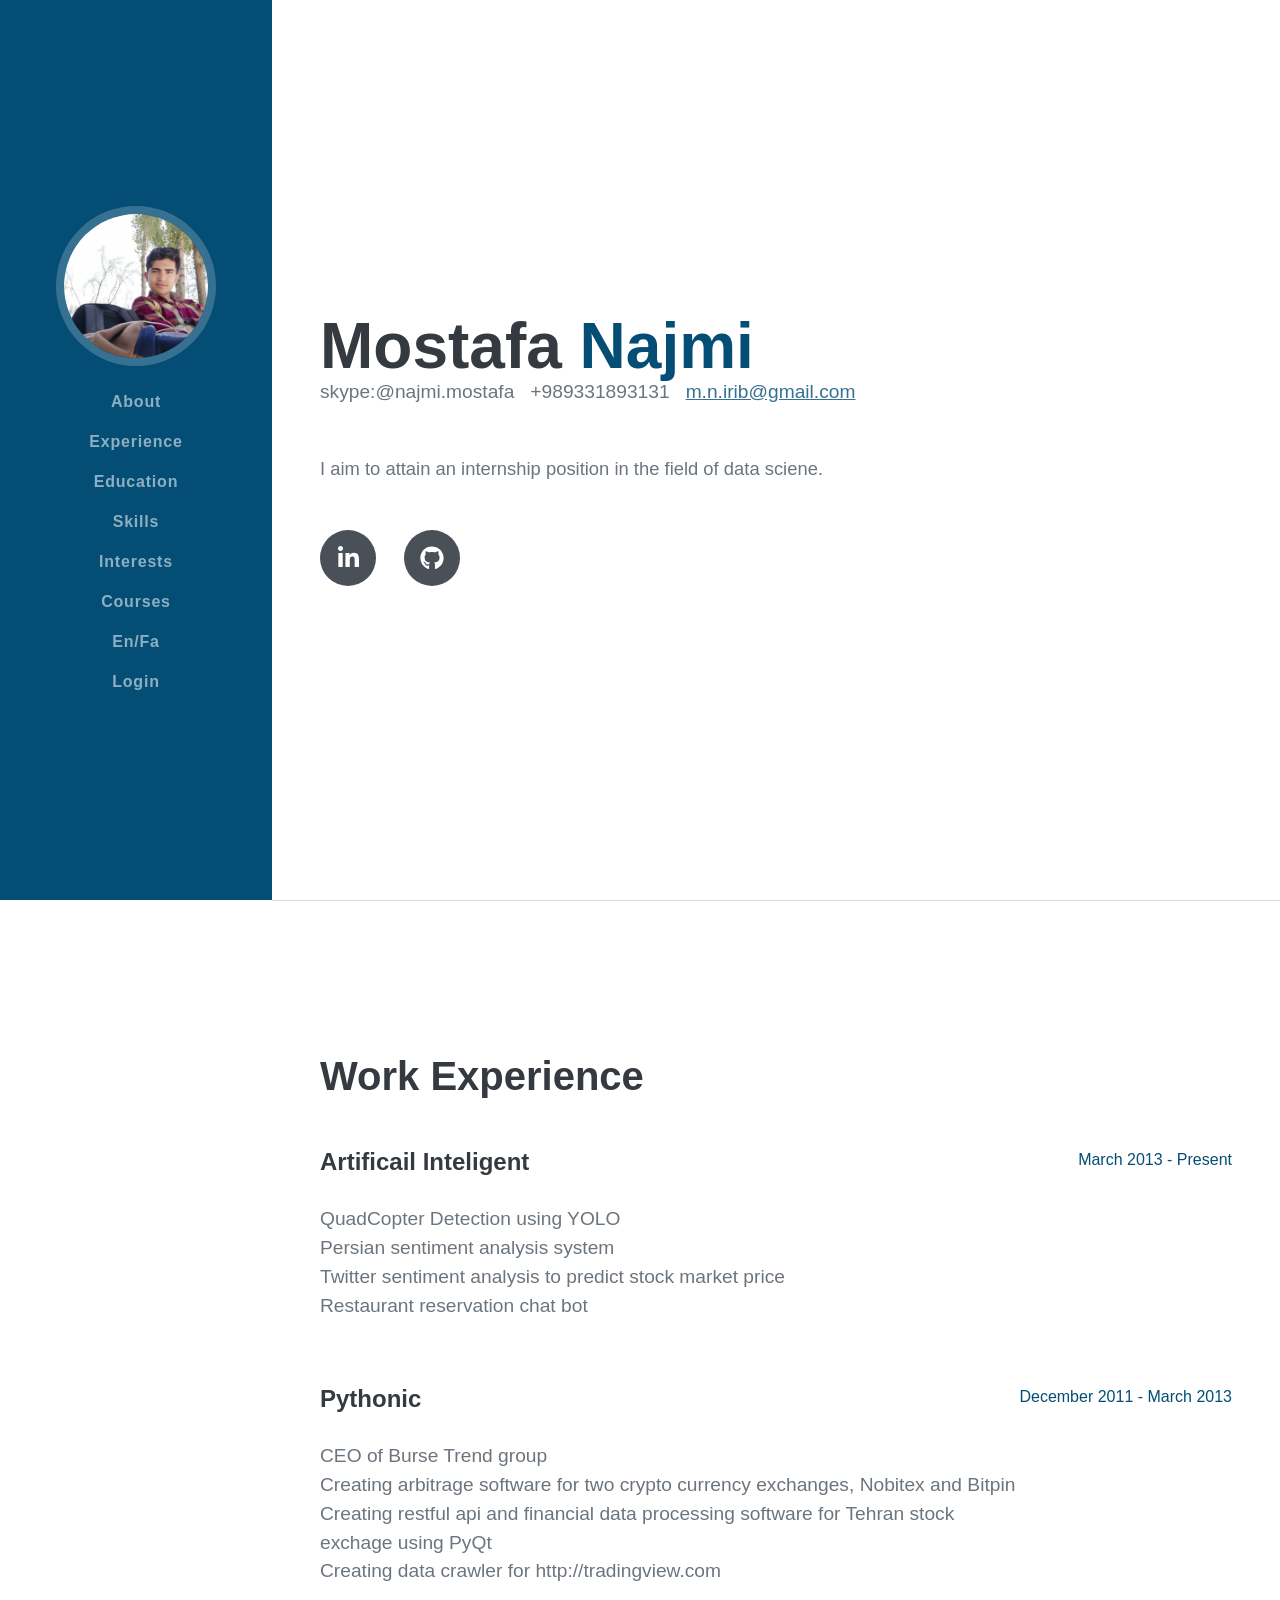
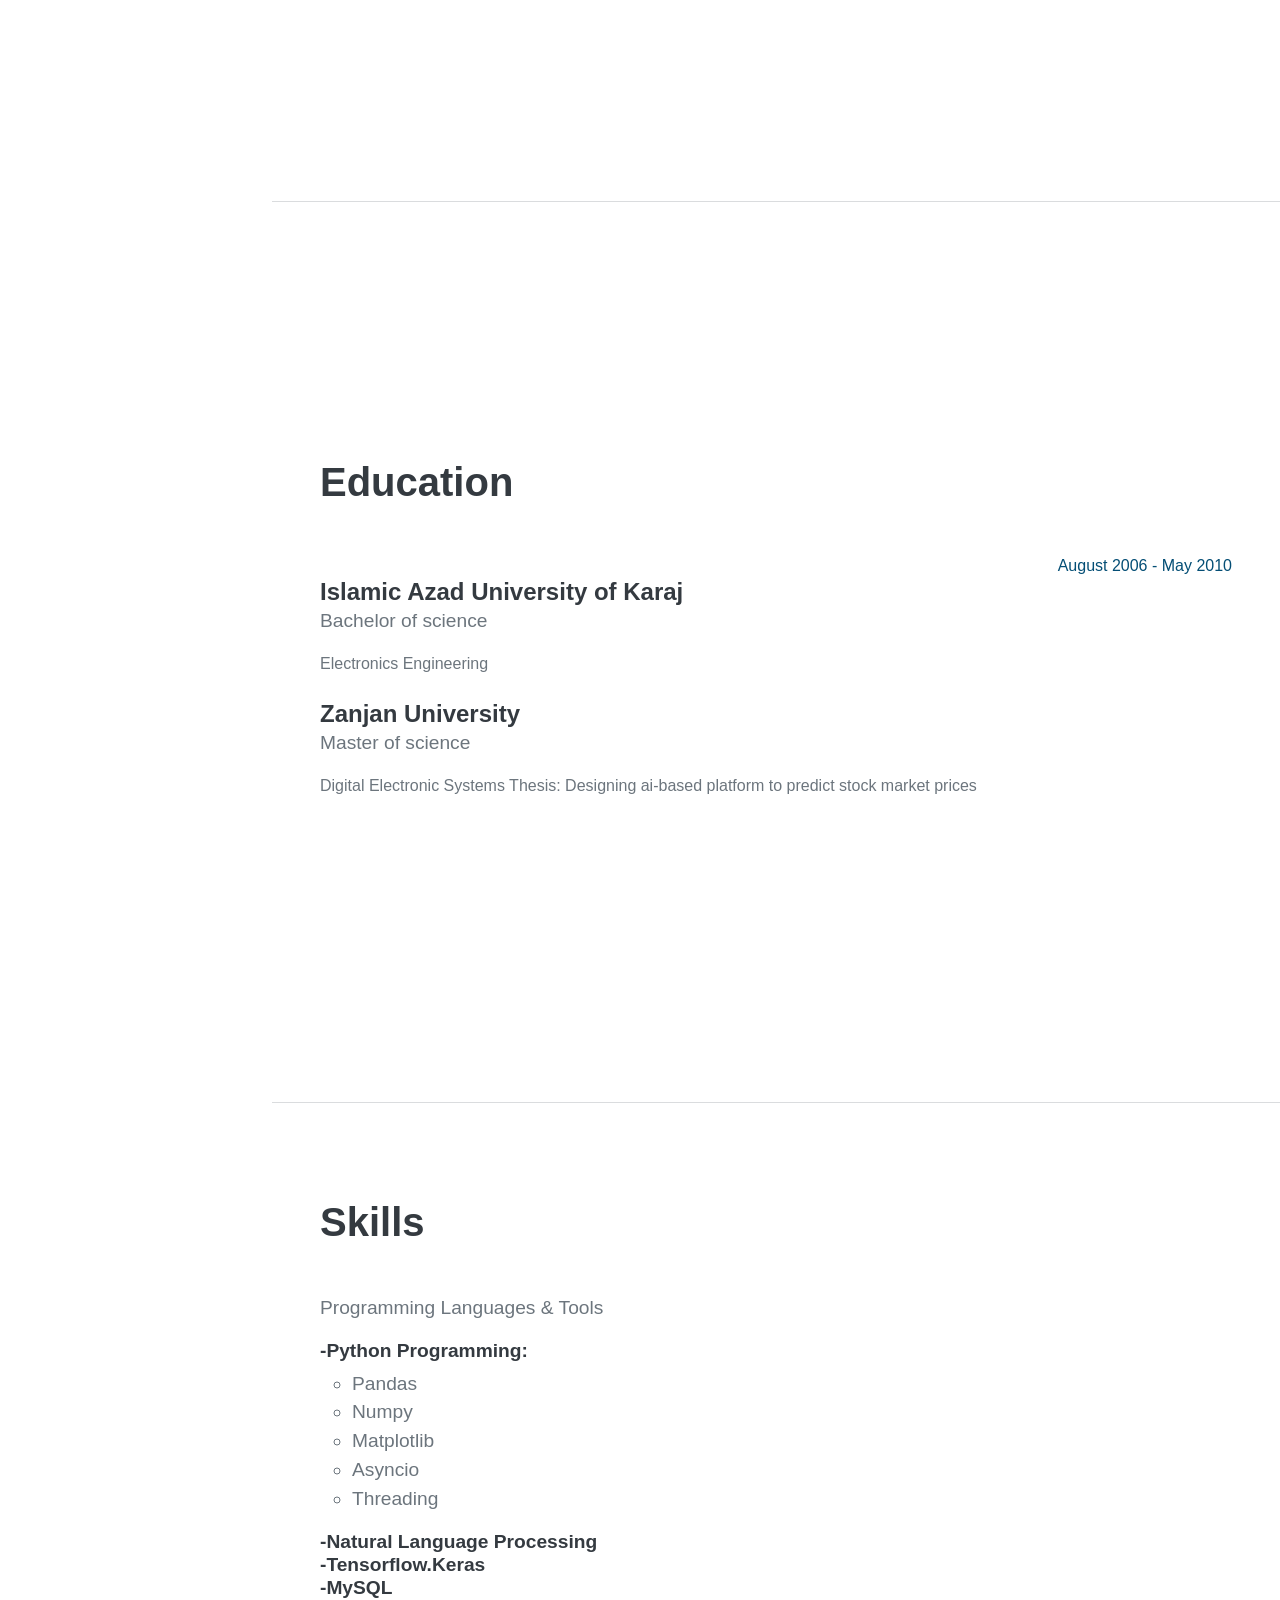
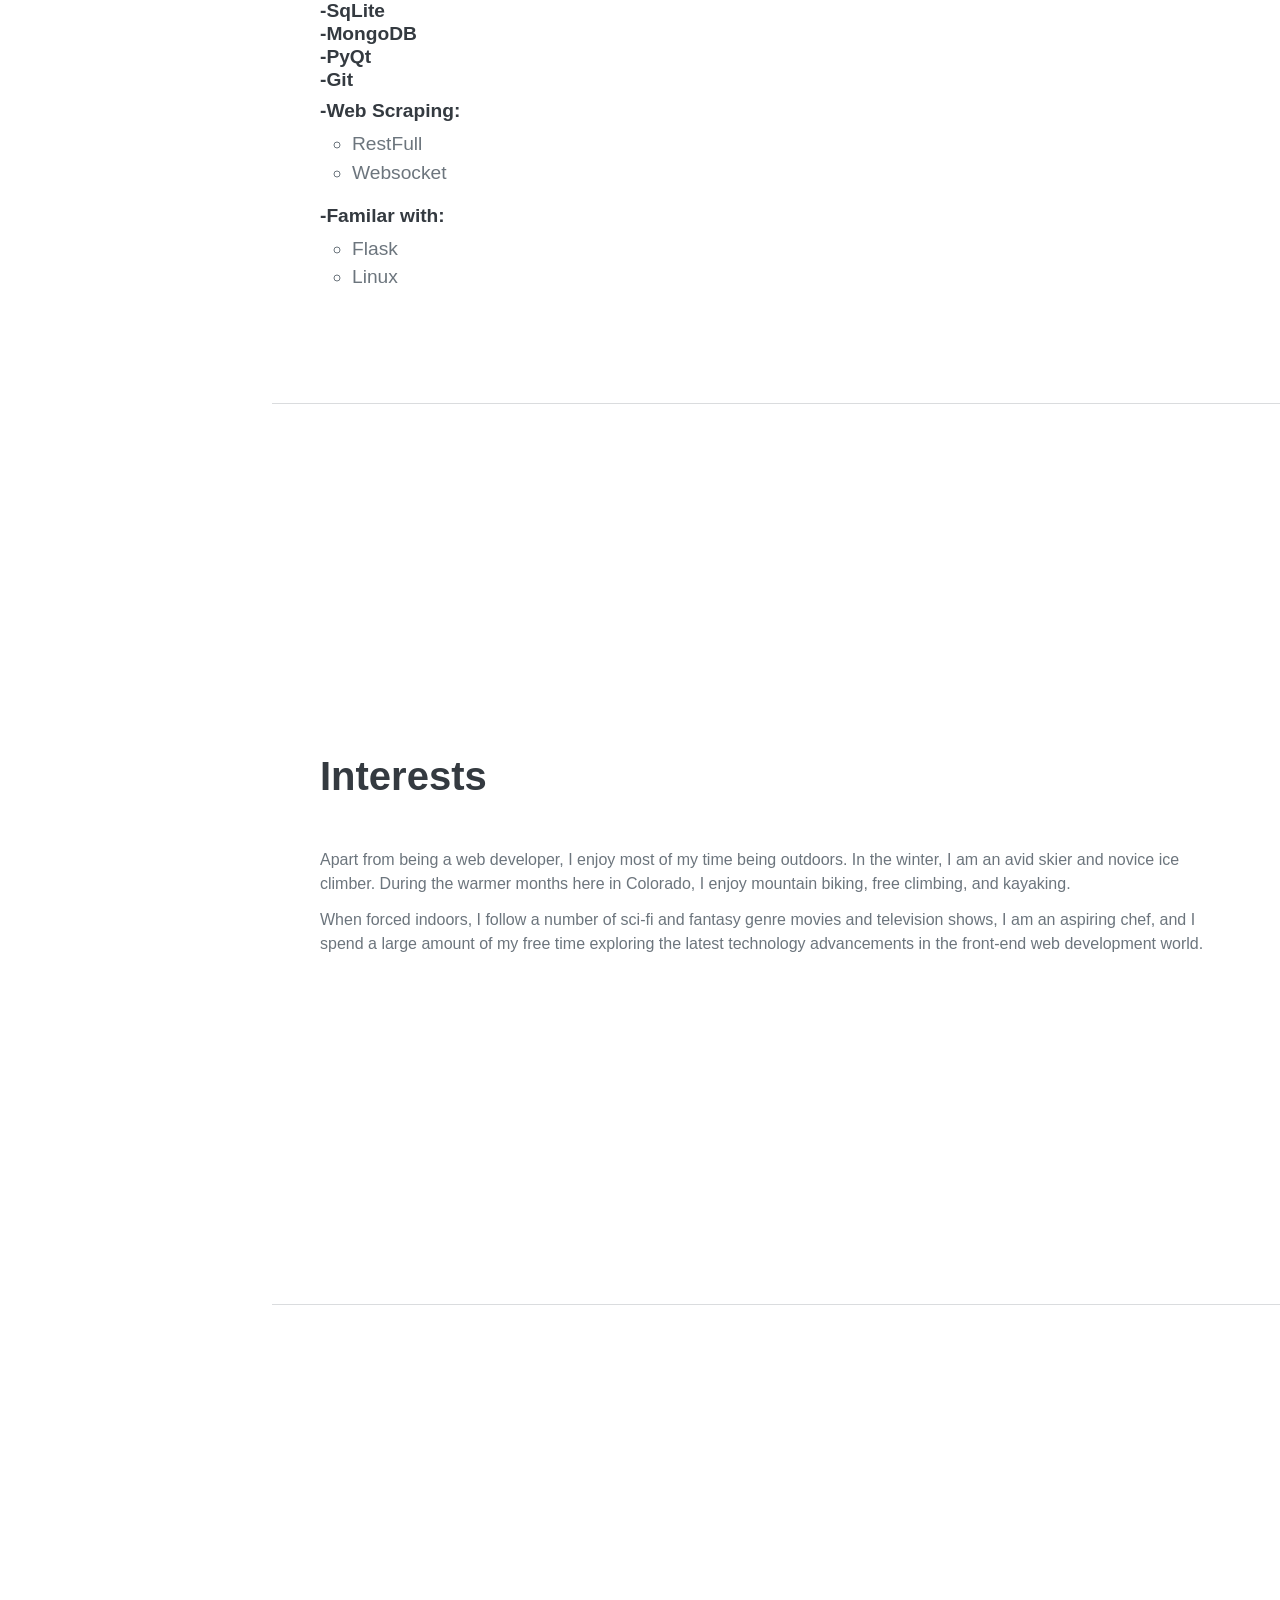
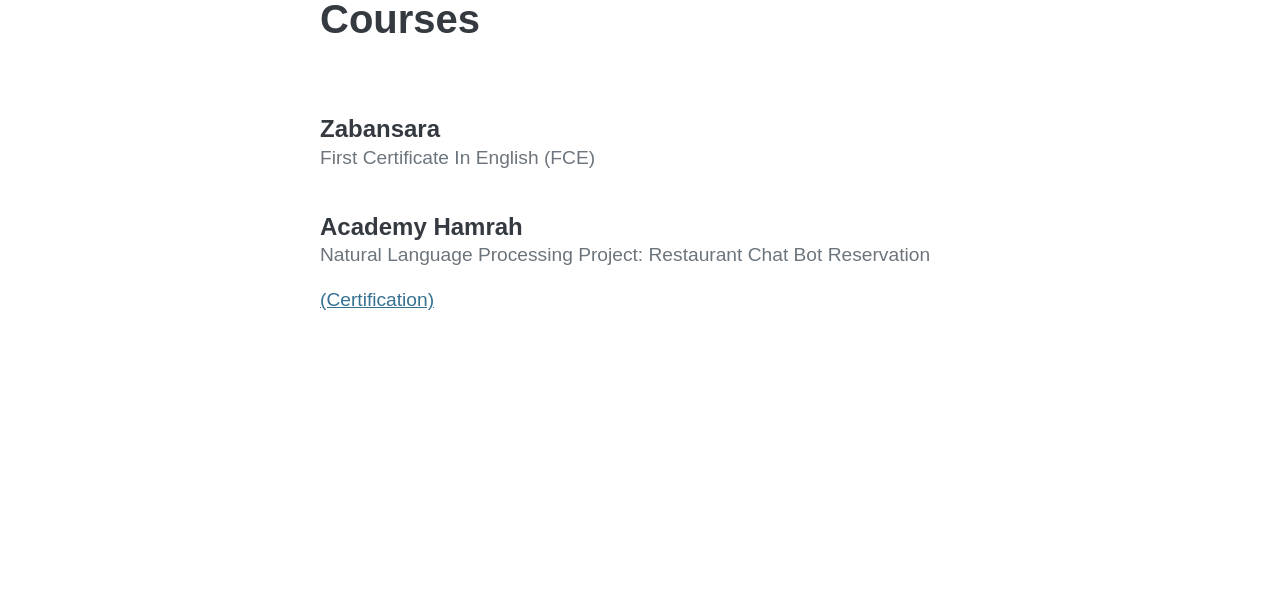
<file: index.html>
<!DOCTYPE html>
<!-- saved from url=(0039)http://127.0.0.1:8000/resumesite/#about -->
<html lang="en" class="fontawesome-i2svg-active fontawesome-i2svg-complete"><head><meta http-equiv="Content-Type" content="text/html; charset=UTF-8">
        
        <meta name="viewport" content="width=device-width, initial-scale=1, shrink-to-fit=no">
        <meta name="description" content="">
        <meta name="author" content="">
        <title>Resume - Mostafa Najmi</title>
        <style type="text/css">svg:not(:root).svg-inline--fa{overflow:visible}.svg-inline--fa{display:inline-block;font-size:inherit;height:1em;overflow:visible;vertical-align:-.125em}.svg-inline--fa.fa-lg{vertical-align:-.225em}.svg-inline--fa.fa-w-1{width:.0625em}.svg-inline--fa.fa-w-2{width:.125em}.svg-inline--fa.fa-w-3{width:.1875em}.svg-inline--fa.fa-w-4{width:.25em}.svg-inline--fa.fa-w-5{width:.3125em}.svg-inline--fa.fa-w-6{width:.375em}.svg-inline--fa.fa-w-7{width:.4375em}.svg-inline--fa.fa-w-8{width:.5em}.svg-inline--fa.fa-w-9{width:.5625em}.svg-inline--fa.fa-w-10{width:.625em}.svg-inline--fa.fa-w-11{width:.6875em}.svg-inline--fa.fa-w-12{width:.75em}.svg-inline--fa.fa-w-13{width:.8125em}.svg-inline--fa.fa-w-14{width:.875em}.svg-inline--fa.fa-w-15{width:.9375em}.svg-inline--fa.fa-w-16{width:1em}.svg-inline--fa.fa-w-17{width:1.0625em}.svg-inline--fa.fa-w-18{width:1.125em}.svg-inline--fa.fa-w-19{width:1.1875em}.svg-inline--fa.fa-w-20{width:1.25em}.svg-inline--fa.fa-pull-left{margin-right:.3em;width:auto}.svg-inline--fa.fa-pull-right{margin-left:.3em;width:auto}.svg-inline--fa.fa-border{height:1.5em}.svg-inline--fa.fa-li{width:2em}.svg-inline--fa.fa-fw{width:1.25em}.fa-layers svg.svg-inline--fa{bottom:0;left:0;margin:auto;position:absolute;right:0;top:0}.fa-layers{display:inline-block;height:1em;position:relative;text-align:center;vertical-align:-.125em;width:1em}.fa-layers svg.svg-inline--fa{-webkit-transform-origin:center center;transform-origin:center center}.fa-layers-counter,.fa-layers-text{display:inline-block;position:absolute;text-align:center}.fa-layers-text{left:50%;top:50%;-webkit-transform:translate(-50%,-50%);transform:translate(-50%,-50%);-webkit-transform-origin:center center;transform-origin:center center}.fa-layers-counter{background-color:#ff253a;border-radius:1em;-webkit-box-sizing:border-box;box-sizing:border-box;color:#fff;height:1.5em;line-height:1;max-width:5em;min-width:1.5em;overflow:hidden;padding:.25em;right:0;text-overflow:ellipsis;top:0;-webkit-transform:scale(.25);transform:scale(.25);-webkit-transform-origin:top right;transform-origin:top right}.fa-layers-bottom-right{bottom:0;right:0;top:auto;-webkit-transform:scale(.25);transform:scale(.25);-webkit-transform-origin:bottom right;transform-origin:bottom right}.fa-layers-bottom-left{bottom:0;left:0;right:auto;top:auto;-webkit-transform:scale(.25);transform:scale(.25);-webkit-transform-origin:bottom left;transform-origin:bottom left}.fa-layers-top-right{right:0;top:0;-webkit-transform:scale(.25);transform:scale(.25);-webkit-transform-origin:top right;transform-origin:top right}.fa-layers-top-left{left:0;right:auto;top:0;-webkit-transform:scale(.25);transform:scale(.25);-webkit-transform-origin:top left;transform-origin:top left}.fa-lg{font-size:1.3333333333em;line-height:.75em;vertical-align:-.0667em}.fa-xs{font-size:.75em}.fa-sm{font-size:.875em}.fa-1x{font-size:1em}.fa-2x{font-size:2em}.fa-3x{font-size:3em}.fa-4x{font-size:4em}.fa-5x{font-size:5em}.fa-6x{font-size:6em}.fa-7x{font-size:7em}.fa-8x{font-size:8em}.fa-9x{font-size:9em}.fa-10x{font-size:10em}.fa-fw{text-align:center;width:1.25em}.fa-ul{list-style-type:none;margin-left:2.5em;padding-left:0}.fa-ul>li{position:relative}.fa-li{left:-2em;position:absolute;text-align:center;width:2em;line-height:inherit}.fa-border{border:solid .08em #eee;border-radius:.1em;padding:.2em .25em .15em}.fa-pull-left{float:left}.fa-pull-right{float:right}.fa.fa-pull-left,.fab.fa-pull-left,.fal.fa-pull-left,.far.fa-pull-left,.fas.fa-pull-left{margin-right:.3em}.fa.fa-pull-right,.fab.fa-pull-right,.fal.fa-pull-right,.far.fa-pull-right,.fas.fa-pull-right{margin-left:.3em}.fa-spin{-webkit-animation:fa-spin 2s infinite linear;animation:fa-spin 2s infinite linear}.fa-pulse{-webkit-animation:fa-spin 1s infinite steps(8);animation:fa-spin 1s infinite steps(8)}@-webkit-keyframes fa-spin{0%{-webkit-transform:rotate(0);transform:rotate(0)}100%{-webkit-transform:rotate(360deg);transform:rotate(360deg)}}@keyframes fa-spin{0%{-webkit-transform:rotate(0);transform:rotate(0)}100%{-webkit-transform:rotate(360deg);transform:rotate(360deg)}}.fa-rotate-90{-webkit-transform:rotate(90deg);transform:rotate(90deg)}.fa-rotate-180{-webkit-transform:rotate(180deg);transform:rotate(180deg)}.fa-rotate-270{-webkit-transform:rotate(270deg);transform:rotate(270deg)}.fa-flip-horizontal{-webkit-transform:scale(-1,1);transform:scale(-1,1)}.fa-flip-vertical{-webkit-transform:scale(1,-1);transform:scale(1,-1)}.fa-flip-both,.fa-flip-horizontal.fa-flip-vertical{-webkit-transform:scale(-1,-1);transform:scale(-1,-1)}:root .fa-flip-both,:root .fa-flip-horizontal,:root .fa-flip-vertical,:root .fa-rotate-180,:root .fa-rotate-270,:root .fa-rotate-90{-webkit-filter:none;filter:none}.fa-stack{display:inline-block;height:2em;position:relative;width:2.5em}.fa-stack-1x,.fa-stack-2x{bottom:0;left:0;margin:auto;position:absolute;right:0;top:0}.svg-inline--fa.fa-stack-1x{height:1em;width:1.25em}.svg-inline--fa.fa-stack-2x{height:2em;width:2.5em}.fa-inverse{color:#fff}.sr-only{border:0;clip:rect(0,0,0,0);height:1px;margin:-1px;overflow:hidden;padding:0;position:absolute;width:1px}.sr-only-focusable:active,.sr-only-focusable:focus{clip:auto;height:auto;margin:0;overflow:visible;position:static;width:auto}.svg-inline--fa .fa-primary{fill:var(--fa-primary-color,currentColor);opacity:1;opacity:var(--fa-primary-opacity,1)}.svg-inline--fa .fa-secondary{fill:var(--fa-secondary-color,currentColor);opacity:.4;opacity:var(--fa-secondary-opacity,.4)}.svg-inline--fa.fa-swap-opacity .fa-primary{opacity:.4;opacity:var(--fa-secondary-opacity,.4)}.svg-inline--fa.fa-swap-opacity .fa-secondary{opacity:1;opacity:var(--fa-primary-opacity,1)}.svg-inline--fa mask .fa-primary,.svg-inline--fa mask .fa-secondary{fill:#000}.fad.fa-inverse{color:#fff}</style><link rel="icon" type="image/x-icon" href="http://127.0.0.1:8000/static/images/icon.ico">
        <!-- Font Awesome icons (free version)-->
        <script src="./Resume - Mostafa Najmi_files/all.js.download" crossorigin="anonymous"></script>
        <!-- Google fonts-->
        <link href="./Resume - Mostafa Najmi_files/css" rel="stylesheet" type="text/css">
        <link href="./Resume - Mostafa Najmi_files/css(1)" rel="stylesheet" type="text/css">
        <!-- Core theme CSS (includes Bootstrap)-->
        <link href="./Resume - Mostafa Najmi_files/style.css" rel="stylesheet">
    </head>
    <body id="page-top" data-new-gr-c-s-check-loaded="14.1047.0" data-gr-ext-installed="">
        <!-- Navigation-->
        <nav class="navbar navbar-expand-lg navbar-dark bg-primary fixed-top" id="sideNav">
            <a class="navbar-brand js-scroll-trigger" href="mnwato.github.io/resumesite/#page-top">
                <span class="d-block d-lg-none">Mostafa Najmi</span>
                <span class="d-none d-lg-block"><img class="img-fluid img-profile rounded-circle mx-auto mb-2" src="./Resume - Mostafa Najmi_files/profile1.jpg" alt="..."></span>
            </a>
            <button class="navbar-toggler" type="button" data-bs-toggle="collapse" data-bs-target="#navbarResponsive" aria-controls="navbarResponsive" aria-expanded="false" aria-label="Toggle navigation"><span class="navbar-toggler-icon"></span></button>
            <div class="collapse navbar-collapse" id="navbarResponsive">
                <ul class="navbar-nav">
                    <li class="nav-item"><a class="nav-link js-scroll-trigger active" href="mnwato.github.io/resumesite/#about">About</a></li>
                    <li class="nav-item"><a class="nav-link js-scroll-trigger" href="mnwato.github.io/resumesite/#experience">Experience</a></li>
                    <li class="nav-item"><a class="nav-link js-scroll-trigger" href="mnwato.github.io/resumesite/#education">Education</a></li>
                    <li class="nav-item"><a class="nav-link js-scroll-trigger" href="mnwato.github.io/resumesite/#skills">Skills</a></li>
                    <li class="nav-item"><a class="nav-link js-scroll-trigger" href="mnwato.github.io/resumesite/#interests">Interests</a></li>
                    <li class="nav-item"><a class="nav-link js-scroll-trigger" href="mnwato.github.io/resumesite/#awards">Courses</a></li>
                    <li class="nav-item"><a class="nav-link js-scroll-trigger" href="mnwato.github.io/resumesite/fa">En/Fa</a></li>
                    <li class="nav-item"><a class="nav-link js-scroll-trigger" href="mnwato.github.io/accounts/login">Login</a></li>

                </ul>
            </div>
        </nav>
        <!-- Page Content-->
        <div class="container-fluid p-0">
            <!-- About-->
            <section class="resume-section" id="about">
                <div class="resume-section-content">
                    <h1 class="mb-0">
                        
                            Mostafa
                        
                        <span class="text-primary">
                        
                            Najmi
                        </span>
                    </h1>
                    <div class="subheading mb-5">
                        
                            skype:@najmi.mostafa
                            &nbsp;&nbsp;+989331893131&nbsp;&nbsp;
                        
                        <a href="mailto:m.n.irib@gmail.com">
                            
                            m.n.irib@gmail.com
                        </a>
                    </div>
                    <p class="lead mb-5">I aim to attain an internship position in the field of data sciene.</p>
                    <div class="social-icons">
                        <a class="social-icon" href="https://www.linkedin.com/in/mostafa-najmi/"><svg class="svg-inline--fa fa-linkedin-in fa-w-14" aria-hidden="true" focusable="false" data-prefix="fab" data-icon="linkedin-in" role="img" xmlns="http://www.w3.org/2000/svg" viewBox="0 0 448 512" data-fa-i2svg=""><path fill="currentColor" d="M100.28 448H7.4V148.9h92.88zM53.79 108.1C24.09 108.1 0 83.5 0 53.8a53.79 53.79 0 0 1 107.58 0c0 29.7-24.1 54.3-53.79 54.3zM447.9 448h-92.68V302.4c0-34.7-.7-79.2-48.29-79.2-48.29 0-55.69 37.7-55.69 76.7V448h-92.78V148.9h89.08v40.8h1.3c12.4-23.5 42.69-48.3 87.88-48.3 94 0 111.28 61.9 111.28 142.3V448z"></path></svg><!-- <i class="fab fa-linkedin-in"></i> Font Awesome fontawesome.com --></a>
                        <a class="social-icon" href="https://github.com/mnwato"><svg class="svg-inline--fa fa-github fa-w-16" aria-hidden="true" focusable="false" data-prefix="fab" data-icon="github" role="img" xmlns="http://www.w3.org/2000/svg" viewBox="0 0 496 512" data-fa-i2svg=""><path fill="currentColor" d="M165.9 397.4c0 2-2.3 3.6-5.2 3.6-3.3.3-5.6-1.3-5.6-3.6 0-2 2.3-3.6 5.2-3.6 3-.3 5.6 1.3 5.6 3.6zm-31.1-4.5c-.7 2 1.3 4.3 4.3 4.9 2.6 1 5.6 0 6.2-2s-1.3-4.3-4.3-5.2c-2.6-.7-5.5.3-6.2 2.3zm44.2-1.7c-2.9.7-4.9 2.6-4.6 4.9.3 2 2.9 3.3 5.9 2.6 2.9-.7 4.9-2.6 4.6-4.6-.3-1.9-3-3.2-5.9-2.9zM244.8 8C106.1 8 0 113.3 0 252c0 110.9 69.8 205.8 169.5 239.2 12.8 2.3 17.3-5.6 17.3-12.1 0-6.2-.3-40.4-.3-61.4 0 0-70 15-84.7-29.8 0 0-11.4-29.1-27.8-36.6 0 0-22.9-15.7 1.6-15.4 0 0 24.9 2 38.6 25.8 21.9 38.6 58.6 27.5 72.9 20.9 2.3-16 8.8-27.1 16-33.7-55.9-6.2-112.3-14.3-112.3-110.5 0-27.5 7.6-41.3 23.6-58.9-2.6-6.5-11.1-33.3 2.6-67.9 20.9-6.5 69 27 69 27 20-5.6 41.5-8.5 62.8-8.5s42.8 2.9 62.8 8.5c0 0 48.1-33.6 69-27 13.7 34.7 5.2 61.4 2.6 67.9 16 17.7 25.8 31.5 25.8 58.9 0 96.5-58.9 104.2-114.8 110.5 9.2 7.9 17 22.9 17 46.4 0 33.7-.3 75.4-.3 83.6 0 6.5 4.6 14.4 17.3 12.1C428.2 457.8 496 362.9 496 252 496 113.3 383.5 8 244.8 8zM97.2 352.9c-1.3 1-1 3.3.7 5.2 1.6 1.6 3.9 2.3 5.2 1 1.3-1 1-3.3-.7-5.2-1.6-1.6-3.9-2.3-5.2-1zm-10.8-8.1c-.7 1.3.3 2.9 2.3 3.9 1.6 1 3.6.7 4.3-.7.7-1.3-.3-2.9-2.3-3.9-2-.6-3.6-.3-4.3.7zm32.4 35.6c-1.6 1.3-1 4.3 1.3 6.2 2.3 2.3 5.2 2.6 6.5 1 1.3-1.3.7-4.3-1.3-6.2-2.2-2.3-5.2-2.6-6.5-1zm-11.4-14.7c-1.6 1-1.6 3.6 0 5.9 1.6 2.3 4.3 3.3 5.6 2.3 1.6-1.3 1.6-3.9 0-6.2-1.4-2.3-4-3.3-5.6-2z"></path></svg><!-- <i class="fab fa-github"></i> Font Awesome fontawesome.com --></a>
                      
                    </div>
                    
                </div>
            </section>
            <hr class="m-0">
            <!-- Experience-->
            <section class="resume-section" id="experience">
                <div class="resume-section-content">
                    <h2 class="mb-5">Work Experience</h2>
                    <div class="d-flex flex-column flex-md-row justify-content-between mb-5">
                        <div class="flex-grow-1">
                            <h3 class="mb-0">Artificail Inteligent</h3>
                            <div class="subheading mb-3">
                            
                                
                                    <br>QuadCopter Detection using YOLO
                                
                            
                                
                                    <br>Persian sentiment analysis system
                                
                            
                                
                                    <br>Twitter sentiment analysis to predict stock market price
                                
                            
                                
                                    <br>Restaurant reservation chat bot
                                
                            
                                
                            
                                
                            
                                
                            
                                
                            
                            </div>
                        </div>
                        <div class="flex-shrink-0"><span class="text-primary">March 2013 - Present</span></div>
                    </div>
                    <div class="d-flex flex-column flex-md-row justify-content-between mb-5">
                        <div class="flex-grow-1">
                            <h3 class="mb-0">Pythonic</h3>
                            <div class="subheading mb-3">
                            
                                
                            
                                
                            
                                
                            
                                
                            
                                
                                    <br>CEO of Burse Trend group
                                
                            
                                
                                    <br>Creating arbitrage software for two crypto currency exchanges, Nobitex and Bitpin
                                
                            
                                
                                    <br>Creating restful api and financial data processing software for Tehran stock exchage using PyQt
                                
                            
                                
                                    <br>Creating data crawler for http://tradingview.com
                                
                            </div>
                        </div>
                        <div class="flex-shrink-0"><span class="text-primary">December 2011 - March 2013</span></div>
                    </div>
                   
                </div>
            </section>
            <hr class="m-0">
            <!-- Education-->
            <section class="resume-section" id="education">
                <div class="resume-section-content">
                    <h2 class="mb-5">Education</h2>
                    <div class="d-flex flex-column flex-md-row justify-content-between mb-5">
                        <div class="flex-grow-1">
                            
                                <br><h3 class="mb-0">Islamic Azad University of Karaj</h3>
                                <div class="subheading mb-3">Bachelor of science</div>
                                <div>Electronics Engineering</div>
                                
                            
                                <br><h3 class="mb-0">Zanjan University</h3>
                                <div class="subheading mb-3">Master of science </div>
                                <div>Digital Electronic Systems Thesis: Designing ai-based platform to predict stock market prices</div>
                                
                            
                        </div>
                        <div class="flex-shrink-0"><span class="text-primary">August 2006 - May 2010</span></div>
                    </div>
                </div>
            </section>
            <hr class="m-0">
            <!-- Skills-->
            <section class="resume-section" id="skills">
                <div class="resume-section-content">
                    <h2 class="mb-5">Skills</h2>
                    <div class="subheading mb-3">Programming Languages &amp; Tools</div>
                    <ul class="list-inline dev-icons">
                        <!-- <li class="list-inline-item"><i class="fab fa-python"></i></li>
                        <li class="list-inline-item"><i class="fab fa-git"></i></li><br> -->
                        <h4 class="mb-2">-Python Programming:</h4>
                        <div class="subheading mb-3">
                           <ul> 
                            
                            <li style="list-style: circle;"> Pandas<br></li>
                                
                            
                            
                            <li style="list-style: circle;"> Numpy<br></li>
                                
                            
                            
                            <li style="list-style: circle;"> Matplotlib<br></li>
                                
                            
                            
                            <li style="list-style: circle;"> Asyncio<br></li>
                                
                            
                            
                            <li style="list-style: circle;"> Threading<br></li>
                                
                            
                            
                            
                            
                            
                            
                            
                            
                            
                            
                            
                            
                            
                            
                            
                            
                            
                            
                            
                            
                            
                            
                            </ul>
                        </div>
                        
                        <h4 class="mb-2">
                            
                            
                            
                            
                            
                            
                            
                            
                            
                            
                            
                            
                                    -Natural Language Processing<br>
                                
                            
                            
                                    -Tensorflow.Keras<br>
                                
                            
                            
                                    -MySQL<br>
                                
                            
                            
                                    -SqLite<br>
                                
                            
                            
                                    -MongoDB<br>
                                
                            
                            
                                    -PyQt<br>
                                
                            
                            
                                    -Git<br>
                                
                            
                            
                            
                            
                            
                            
                            
                            
                            </h4>
                        <h4 class="mb-2">-Web Scraping:</h4>
                        <div class="subheading mb-3">
                            <ul>
                            
                            
                            
                            
                            
                            
                            
                            
                            
                            
                            
                            
                            
                            
                            
                            
                            
                            
                            
                            
                            
                            
                            
                            
                            
                            <li style="list-style: circle;">RestFull<br></li>
                                
                            
                            
                            <li style="list-style: circle;">Websocket<br></li>
                                
                            
                            
                            
                            
                            </ul>
                        </div>
                        <h4 class="mb-2">-Familar with:</h4>
                        <div class="subheading mb-3">
                            <ul>
                            
                            
                            
                            
                            
                            
                            
                            
                            
                            
                            
                            
                            
                            
                            
                            
                            
                            
                            
                            
                            
                            
                            
                            
                            
                            
                            
                            
                            
                            <li style="list-style: circle;"> Flask<br></li>
                                
                            
                            
                            <li style="list-style: circle;"> Linux<br></li>
                                
                            </ul>
                        </div>
                        
                       
                    </ul>

                </div>
            </section>
            <hr class="m-0">
            <!-- Interests-->
            <section class="resume-section" id="interests">
                <div class="resume-section-content">
                    <h2 class="mb-5">Interests</h2>
                    <p>Apart from being a web developer, I enjoy most of my time being outdoors. In the winter, I am an avid skier and novice ice climber. During the warmer months here in Colorado, I enjoy mountain biking, free climbing, and kayaking.</p>
                    <p class="mb-0">When forced indoors, I follow a number of sci-fi and fantasy genre movies and television shows, I am an aspiring chef, and I spend a large amount of my free time exploring the latest technology advancements in the front-end web development world.</p>
                </div>
            </section>
            <hr class="m-0">
            <!-- Awards-->
            <section class="resume-section" id="awards">
                <div class="resume-section-content">
                    <h2 class="mb-5">Courses</h2>
                    
                                <br><h3 class="mb-0">Zabansara</h3>
                                <div class="subheading mb-3">First Certificate In English (FCE)</div> 
                    
                                <br><h3 class="mb-0">Academy Hamrah</h3>
                                <div class="subheading mb-3">Natural Language Processing  Project: Restaurant Chat Bot Reservation</div> 
                    
                    <a href="https://storage.hamrah.academy/certificates/e601312f29be49009d50c7168df82d_certificates_T8YAC.jpg" class="subheading mb-3">(Certification)</a>

                    
                </div>
            </section>
        </div>
        <!-- Bootstrap core JS-->
        <script src="./Resume - Mostafa Najmi_files/bootstrap.bundle.min.js.download"></script>
        <!-- Core theme JS-->
        <script src="./Resume - Mostafa Najmi_files/scripts.js.download"></script>
    
</body><grammarly-desktop-integration data-grammarly-shadow-root="true"></grammarly-desktop-integration></html>
</file>
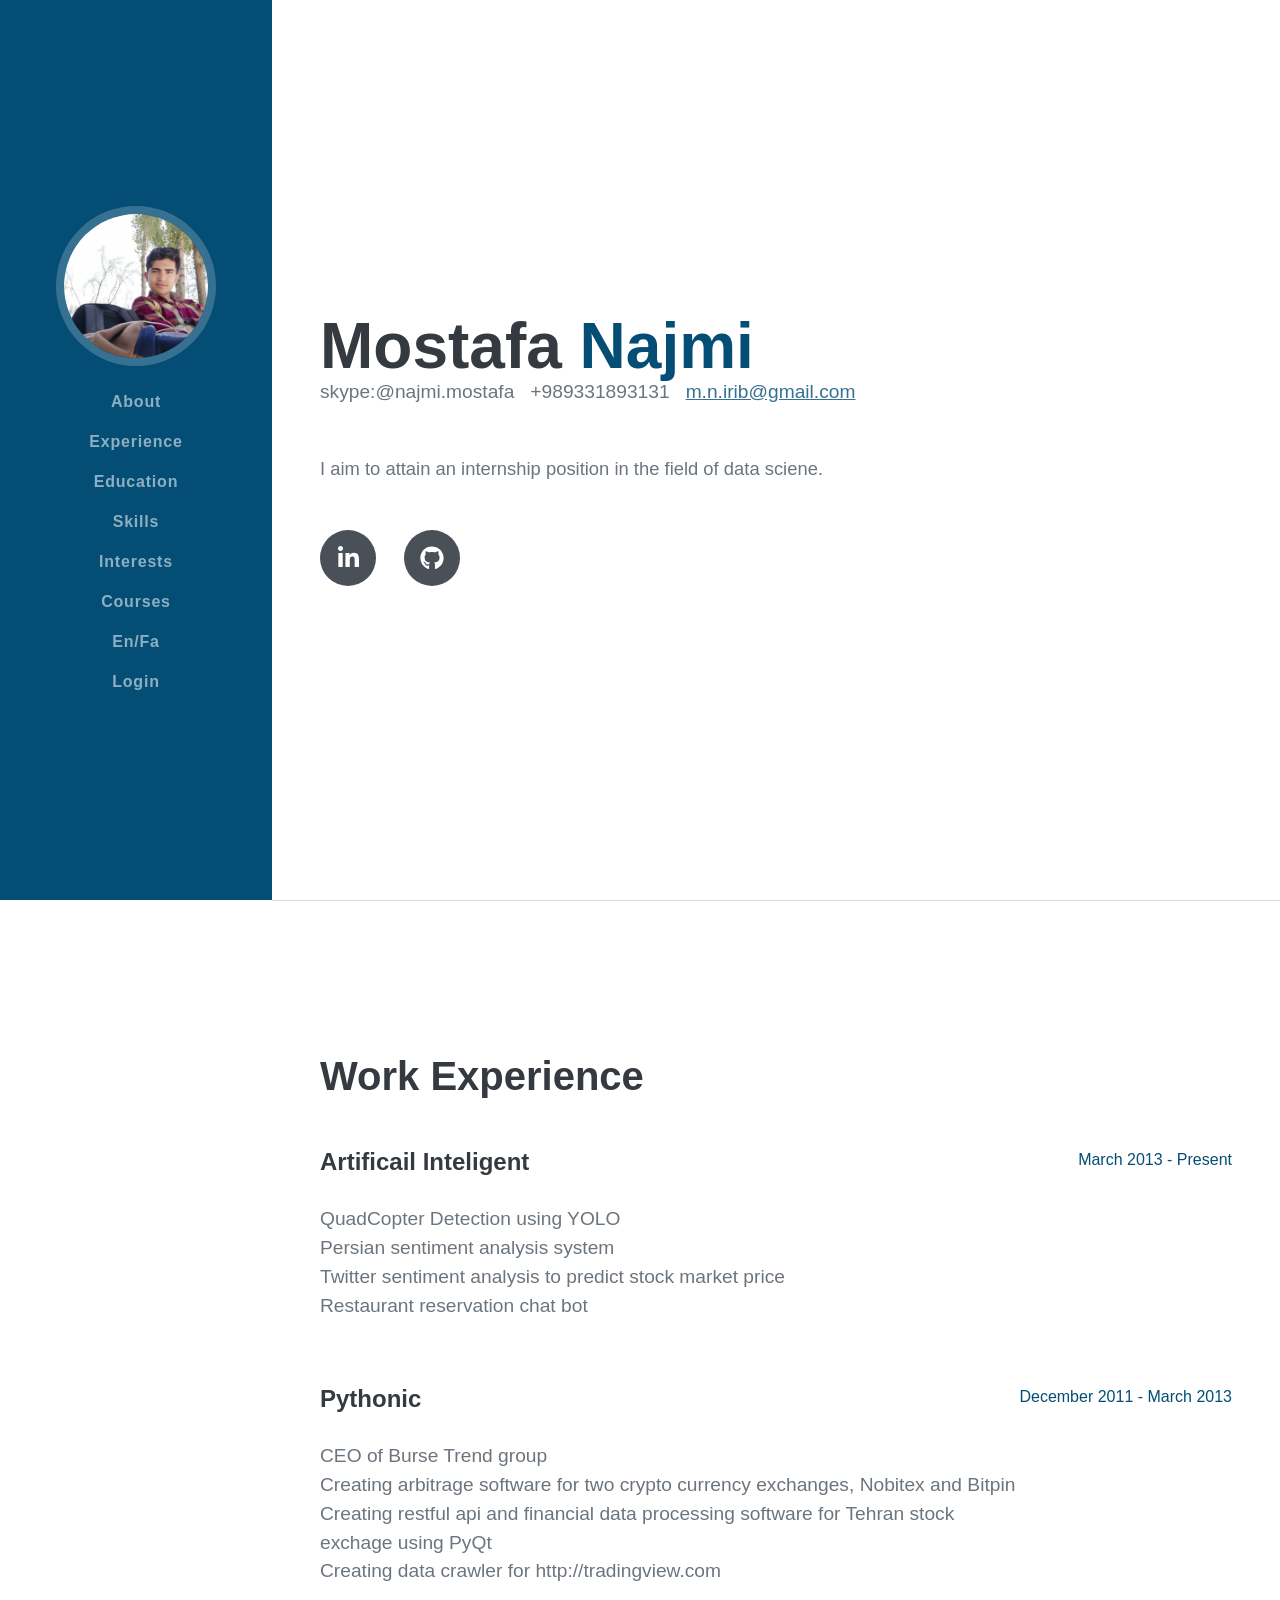
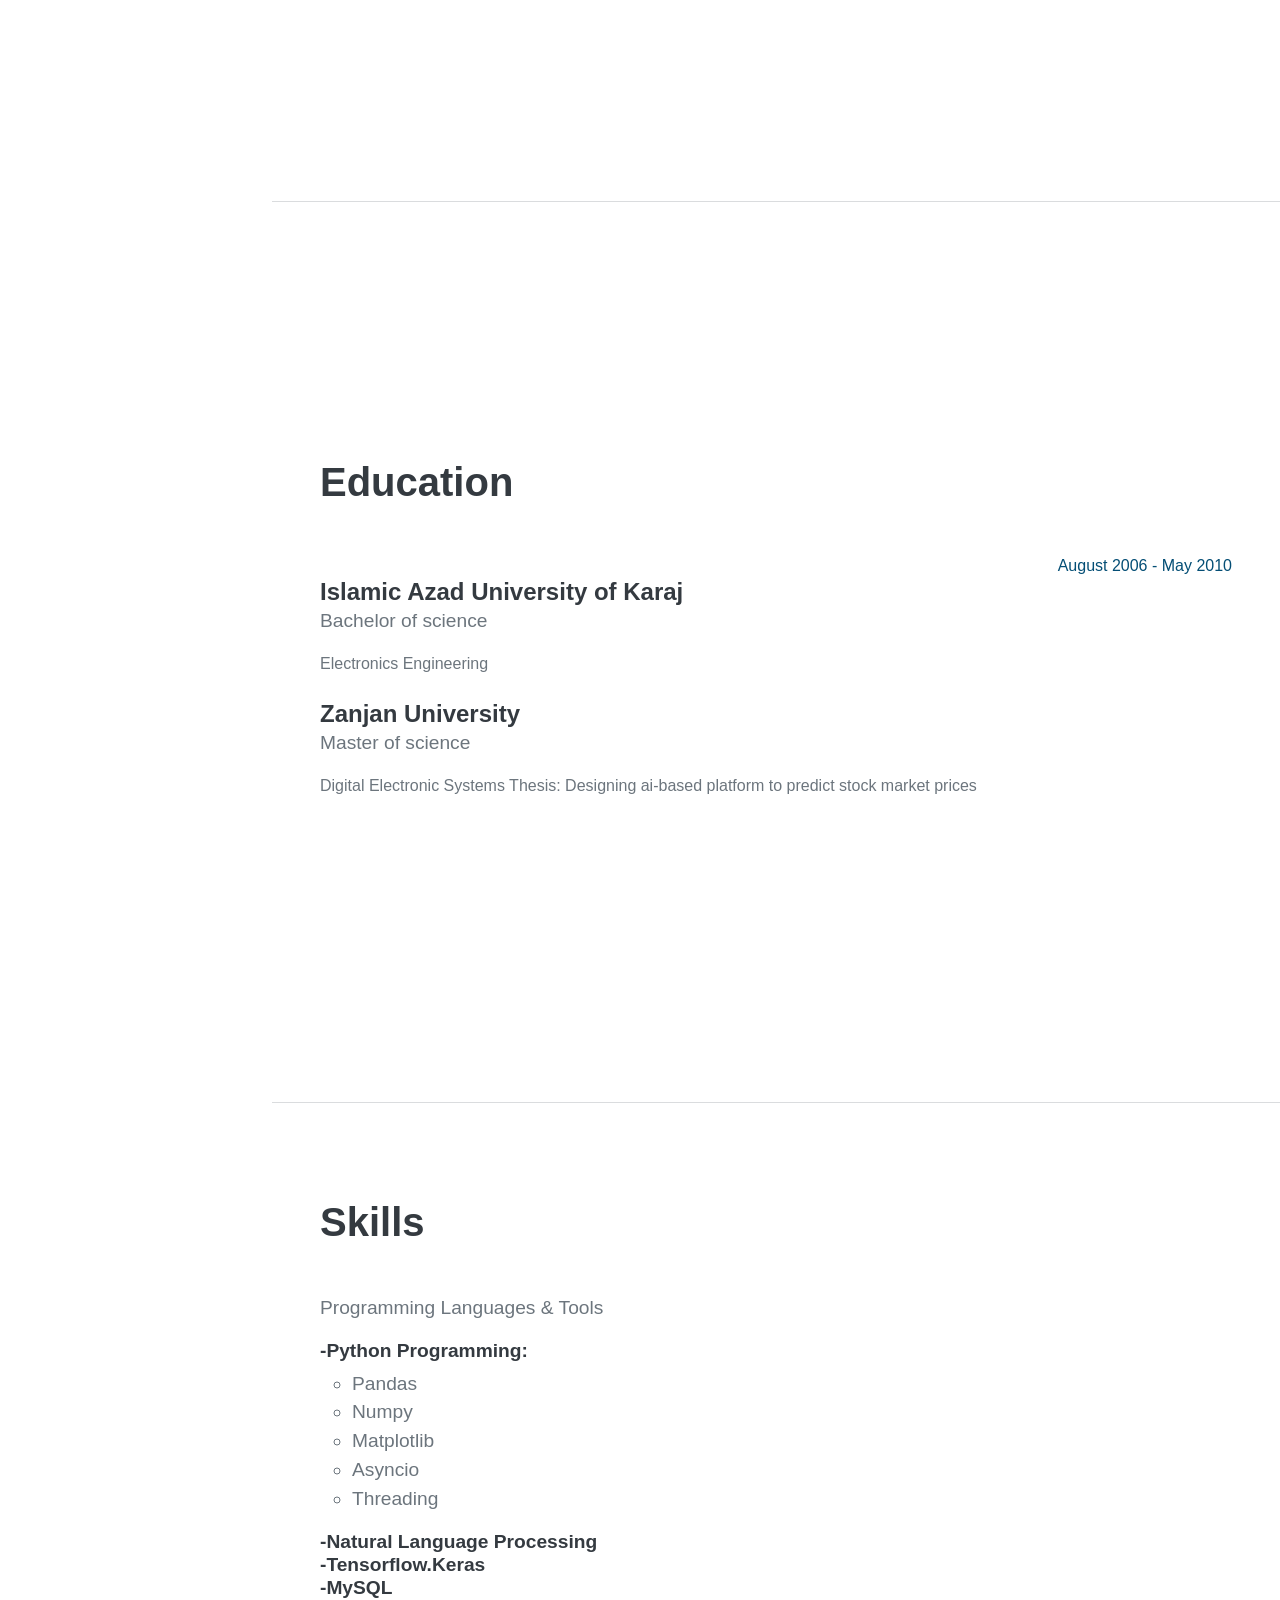
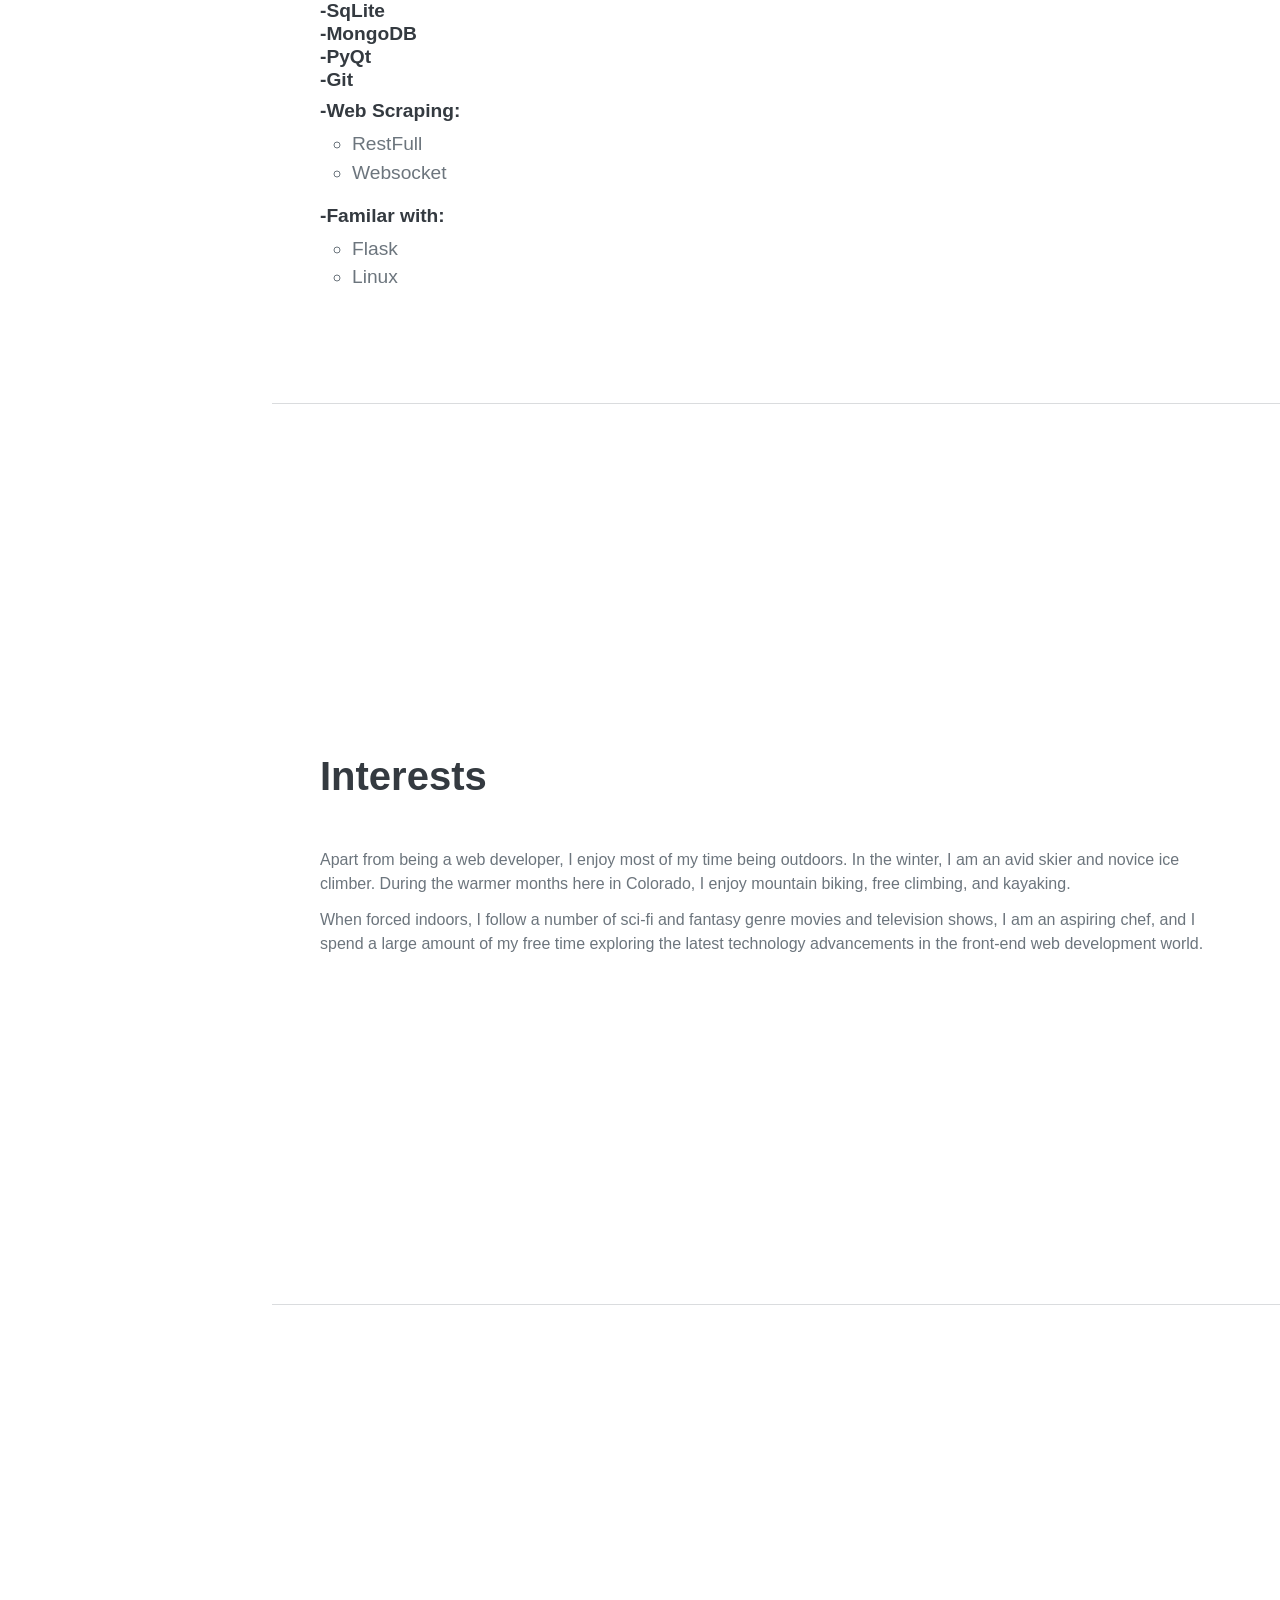
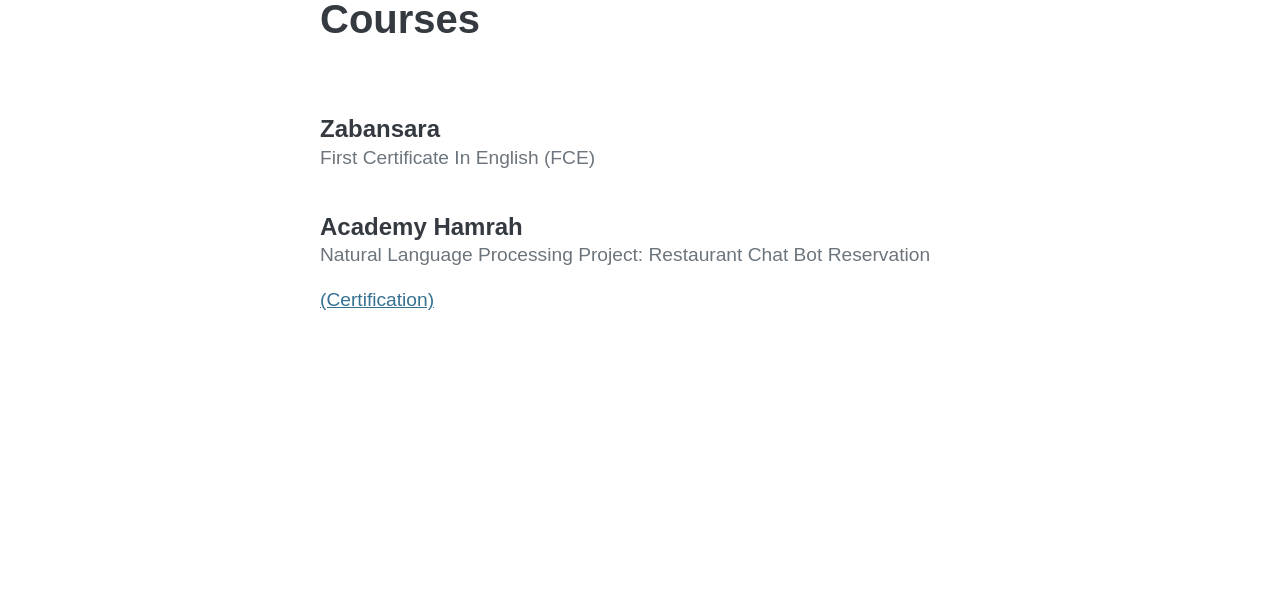
<file: Resume - Mostafa Najmi.html>
<!DOCTYPE html>
<!-- saved from url=(0039)http://127.0.0.1:8000/resumesite/#about -->
<html lang="en" class="fontawesome-i2svg-active fontawesome-i2svg-complete"><head><meta http-equiv="Content-Type" content="text/html; charset=UTF-8">
        
        <meta name="viewport" content="width=device-width, initial-scale=1, shrink-to-fit=no">
        <meta name="description" content="">
        <meta name="author" content="">
        <title>Resume - Mostafa Najmi</title>
        <style type="text/css">svg:not(:root).svg-inline--fa{overflow:visible}.svg-inline--fa{display:inline-block;font-size:inherit;height:1em;overflow:visible;vertical-align:-.125em}.svg-inline--fa.fa-lg{vertical-align:-.225em}.svg-inline--fa.fa-w-1{width:.0625em}.svg-inline--fa.fa-w-2{width:.125em}.svg-inline--fa.fa-w-3{width:.1875em}.svg-inline--fa.fa-w-4{width:.25em}.svg-inline--fa.fa-w-5{width:.3125em}.svg-inline--fa.fa-w-6{width:.375em}.svg-inline--fa.fa-w-7{width:.4375em}.svg-inline--fa.fa-w-8{width:.5em}.svg-inline--fa.fa-w-9{width:.5625em}.svg-inline--fa.fa-w-10{width:.625em}.svg-inline--fa.fa-w-11{width:.6875em}.svg-inline--fa.fa-w-12{width:.75em}.svg-inline--fa.fa-w-13{width:.8125em}.svg-inline--fa.fa-w-14{width:.875em}.svg-inline--fa.fa-w-15{width:.9375em}.svg-inline--fa.fa-w-16{width:1em}.svg-inline--fa.fa-w-17{width:1.0625em}.svg-inline--fa.fa-w-18{width:1.125em}.svg-inline--fa.fa-w-19{width:1.1875em}.svg-inline--fa.fa-w-20{width:1.25em}.svg-inline--fa.fa-pull-left{margin-right:.3em;width:auto}.svg-inline--fa.fa-pull-right{margin-left:.3em;width:auto}.svg-inline--fa.fa-border{height:1.5em}.svg-inline--fa.fa-li{width:2em}.svg-inline--fa.fa-fw{width:1.25em}.fa-layers svg.svg-inline--fa{bottom:0;left:0;margin:auto;position:absolute;right:0;top:0}.fa-layers{display:inline-block;height:1em;position:relative;text-align:center;vertical-align:-.125em;width:1em}.fa-layers svg.svg-inline--fa{-webkit-transform-origin:center center;transform-origin:center center}.fa-layers-counter,.fa-layers-text{display:inline-block;position:absolute;text-align:center}.fa-layers-text{left:50%;top:50%;-webkit-transform:translate(-50%,-50%);transform:translate(-50%,-50%);-webkit-transform-origin:center center;transform-origin:center center}.fa-layers-counter{background-color:#ff253a;border-radius:1em;-webkit-box-sizing:border-box;box-sizing:border-box;color:#fff;height:1.5em;line-height:1;max-width:5em;min-width:1.5em;overflow:hidden;padding:.25em;right:0;text-overflow:ellipsis;top:0;-webkit-transform:scale(.25);transform:scale(.25);-webkit-transform-origin:top right;transform-origin:top right}.fa-layers-bottom-right{bottom:0;right:0;top:auto;-webkit-transform:scale(.25);transform:scale(.25);-webkit-transform-origin:bottom right;transform-origin:bottom right}.fa-layers-bottom-left{bottom:0;left:0;right:auto;top:auto;-webkit-transform:scale(.25);transform:scale(.25);-webkit-transform-origin:bottom left;transform-origin:bottom left}.fa-layers-top-right{right:0;top:0;-webkit-transform:scale(.25);transform:scale(.25);-webkit-transform-origin:top right;transform-origin:top right}.fa-layers-top-left{left:0;right:auto;top:0;-webkit-transform:scale(.25);transform:scale(.25);-webkit-transform-origin:top left;transform-origin:top left}.fa-lg{font-size:1.3333333333em;line-height:.75em;vertical-align:-.0667em}.fa-xs{font-size:.75em}.fa-sm{font-size:.875em}.fa-1x{font-size:1em}.fa-2x{font-size:2em}.fa-3x{font-size:3em}.fa-4x{font-size:4em}.fa-5x{font-size:5em}.fa-6x{font-size:6em}.fa-7x{font-size:7em}.fa-8x{font-size:8em}.fa-9x{font-size:9em}.fa-10x{font-size:10em}.fa-fw{text-align:center;width:1.25em}.fa-ul{list-style-type:none;margin-left:2.5em;padding-left:0}.fa-ul>li{position:relative}.fa-li{left:-2em;position:absolute;text-align:center;width:2em;line-height:inherit}.fa-border{border:solid .08em #eee;border-radius:.1em;padding:.2em .25em .15em}.fa-pull-left{float:left}.fa-pull-right{float:right}.fa.fa-pull-left,.fab.fa-pull-left,.fal.fa-pull-left,.far.fa-pull-left,.fas.fa-pull-left{margin-right:.3em}.fa.fa-pull-right,.fab.fa-pull-right,.fal.fa-pull-right,.far.fa-pull-right,.fas.fa-pull-right{margin-left:.3em}.fa-spin{-webkit-animation:fa-spin 2s infinite linear;animation:fa-spin 2s infinite linear}.fa-pulse{-webkit-animation:fa-spin 1s infinite steps(8);animation:fa-spin 1s infinite steps(8)}@-webkit-keyframes fa-spin{0%{-webkit-transform:rotate(0);transform:rotate(0)}100%{-webkit-transform:rotate(360deg);transform:rotate(360deg)}}@keyframes fa-spin{0%{-webkit-transform:rotate(0);transform:rotate(0)}100%{-webkit-transform:rotate(360deg);transform:rotate(360deg)}}.fa-rotate-90{-webkit-transform:rotate(90deg);transform:rotate(90deg)}.fa-rotate-180{-webkit-transform:rotate(180deg);transform:rotate(180deg)}.fa-rotate-270{-webkit-transform:rotate(270deg);transform:rotate(270deg)}.fa-flip-horizontal{-webkit-transform:scale(-1,1);transform:scale(-1,1)}.fa-flip-vertical{-webkit-transform:scale(1,-1);transform:scale(1,-1)}.fa-flip-both,.fa-flip-horizontal.fa-flip-vertical{-webkit-transform:scale(-1,-1);transform:scale(-1,-1)}:root .fa-flip-both,:root .fa-flip-horizontal,:root .fa-flip-vertical,:root .fa-rotate-180,:root .fa-rotate-270,:root .fa-rotate-90{-webkit-filter:none;filter:none}.fa-stack{display:inline-block;height:2em;position:relative;width:2.5em}.fa-stack-1x,.fa-stack-2x{bottom:0;left:0;margin:auto;position:absolute;right:0;top:0}.svg-inline--fa.fa-stack-1x{height:1em;width:1.25em}.svg-inline--fa.fa-stack-2x{height:2em;width:2.5em}.fa-inverse{color:#fff}.sr-only{border:0;clip:rect(0,0,0,0);height:1px;margin:-1px;overflow:hidden;padding:0;position:absolute;width:1px}.sr-only-focusable:active,.sr-only-focusable:focus{clip:auto;height:auto;margin:0;overflow:visible;position:static;width:auto}.svg-inline--fa .fa-primary{fill:var(--fa-primary-color,currentColor);opacity:1;opacity:var(--fa-primary-opacity,1)}.svg-inline--fa .fa-secondary{fill:var(--fa-secondary-color,currentColor);opacity:.4;opacity:var(--fa-secondary-opacity,.4)}.svg-inline--fa.fa-swap-opacity .fa-primary{opacity:.4;opacity:var(--fa-secondary-opacity,.4)}.svg-inline--fa.fa-swap-opacity .fa-secondary{opacity:1;opacity:var(--fa-primary-opacity,1)}.svg-inline--fa mask .fa-primary,.svg-inline--fa mask .fa-secondary{fill:#000}.fad.fa-inverse{color:#fff}</style><link rel="icon" type="image/x-icon" href="http://127.0.0.1:8000/static/images/icon.ico">
        <!-- Font Awesome icons (free version)-->
        <script src="./Resume - Mostafa Najmi_files/all.js.download" crossorigin="anonymous"></script>
        <!-- Google fonts-->
        <link href="./Resume - Mostafa Najmi_files/css" rel="stylesheet" type="text/css">
        <link href="./Resume - Mostafa Najmi_files/css(1)" rel="stylesheet" type="text/css">
        <!-- Core theme CSS (includes Bootstrap)-->
        <link href="./Resume - Mostafa Najmi_files/style.css" rel="stylesheet">
    </head>
    <body id="page-top" data-new-gr-c-s-check-loaded="14.1047.0" data-gr-ext-installed="">
        <!-- Navigation-->
        <nav class="navbar navbar-expand-lg navbar-dark bg-primary fixed-top" id="sideNav">
            <a class="navbar-brand js-scroll-trigger" href="http://127.0.0.1:8000/resumesite/#page-top">
                <span class="d-block d-lg-none">Mostafa Najmi</span>
                <span class="d-none d-lg-block"><img class="img-fluid img-profile rounded-circle mx-auto mb-2" src="./Resume - Mostafa Najmi_files/profile1.jpg" alt="..."></span>
            </a>
            <button class="navbar-toggler" type="button" data-bs-toggle="collapse" data-bs-target="#navbarResponsive" aria-controls="navbarResponsive" aria-expanded="false" aria-label="Toggle navigation"><span class="navbar-toggler-icon"></span></button>
            <div class="collapse navbar-collapse" id="navbarResponsive">
                <ul class="navbar-nav">
                    <li class="nav-item"><a class="nav-link js-scroll-trigger active" href="http://127.0.0.1:8000/resumesite/#about">About</a></li>
                    <li class="nav-item"><a class="nav-link js-scroll-trigger" href="http://127.0.0.1:8000/resumesite/#experience">Experience</a></li>
                    <li class="nav-item"><a class="nav-link js-scroll-trigger" href="http://127.0.0.1:8000/resumesite/#education">Education</a></li>
                    <li class="nav-item"><a class="nav-link js-scroll-trigger" href="http://127.0.0.1:8000/resumesite/#skills">Skills</a></li>
                    <li class="nav-item"><a class="nav-link js-scroll-trigger" href="http://127.0.0.1:8000/resumesite/#interests">Interests</a></li>
                    <li class="nav-item"><a class="nav-link js-scroll-trigger" href="http://127.0.0.1:8000/resumesite/#awards">Courses</a></li>
                    <li class="nav-item"><a class="nav-link js-scroll-trigger" href="http://127.0.0.1:8000/resumesite/fa">En/Fa</a></li>
                    <li class="nav-item"><a class="nav-link js-scroll-trigger" href="http://127.0.0.1:8000/accounts/login">Login</a></li>

                </ul>
            </div>
        </nav>
        <!-- Page Content-->
        <div class="container-fluid p-0">
            <!-- About-->
            <section class="resume-section" id="about">
                <div class="resume-section-content">
                    <h1 class="mb-0">
                        
                            Mostafa
                        
                        <span class="text-primary">
                        
                            Najmi
                        </span>
                    </h1>
                    <div class="subheading mb-5">
                        
                            skype:@najmi.mostafa
                            &nbsp;&nbsp;+989331893131&nbsp;&nbsp;
                        
                        <a href="mailto:m.n.irib@gmail.com">
                            
                            m.n.irib@gmail.com
                        </a>
                    </div>
                    <p class="lead mb-5">I aim to attain an internship position in the field of data sciene.</p>
                    <div class="social-icons">
                        <a class="social-icon" href="https://www.linkedin.com/in/mostafa-najmi/"><svg class="svg-inline--fa fa-linkedin-in fa-w-14" aria-hidden="true" focusable="false" data-prefix="fab" data-icon="linkedin-in" role="img" xmlns="http://www.w3.org/2000/svg" viewBox="0 0 448 512" data-fa-i2svg=""><path fill="currentColor" d="M100.28 448H7.4V148.9h92.88zM53.79 108.1C24.09 108.1 0 83.5 0 53.8a53.79 53.79 0 0 1 107.58 0c0 29.7-24.1 54.3-53.79 54.3zM447.9 448h-92.68V302.4c0-34.7-.7-79.2-48.29-79.2-48.29 0-55.69 37.7-55.69 76.7V448h-92.78V148.9h89.08v40.8h1.3c12.4-23.5 42.69-48.3 87.88-48.3 94 0 111.28 61.9 111.28 142.3V448z"></path></svg><!-- <i class="fab fa-linkedin-in"></i> Font Awesome fontawesome.com --></a>
                        <a class="social-icon" href="https://github.com/mnwato"><svg class="svg-inline--fa fa-github fa-w-16" aria-hidden="true" focusable="false" data-prefix="fab" data-icon="github" role="img" xmlns="http://www.w3.org/2000/svg" viewBox="0 0 496 512" data-fa-i2svg=""><path fill="currentColor" d="M165.9 397.4c0 2-2.3 3.6-5.2 3.6-3.3.3-5.6-1.3-5.6-3.6 0-2 2.3-3.6 5.2-3.6 3-.3 5.6 1.3 5.6 3.6zm-31.1-4.5c-.7 2 1.3 4.3 4.3 4.9 2.6 1 5.6 0 6.2-2s-1.3-4.3-4.3-5.2c-2.6-.7-5.5.3-6.2 2.3zm44.2-1.7c-2.9.7-4.9 2.6-4.6 4.9.3 2 2.9 3.3 5.9 2.6 2.9-.7 4.9-2.6 4.6-4.6-.3-1.9-3-3.2-5.9-2.9zM244.8 8C106.1 8 0 113.3 0 252c0 110.9 69.8 205.8 169.5 239.2 12.8 2.3 17.3-5.6 17.3-12.1 0-6.2-.3-40.4-.3-61.4 0 0-70 15-84.7-29.8 0 0-11.4-29.1-27.8-36.6 0 0-22.9-15.7 1.6-15.4 0 0 24.9 2 38.6 25.8 21.9 38.6 58.6 27.5 72.9 20.9 2.3-16 8.8-27.1 16-33.7-55.9-6.2-112.3-14.3-112.3-110.5 0-27.5 7.6-41.3 23.6-58.9-2.6-6.5-11.1-33.3 2.6-67.9 20.9-6.5 69 27 69 27 20-5.6 41.5-8.5 62.8-8.5s42.8 2.9 62.8 8.5c0 0 48.1-33.6 69-27 13.7 34.7 5.2 61.4 2.6 67.9 16 17.7 25.8 31.5 25.8 58.9 0 96.5-58.9 104.2-114.8 110.5 9.2 7.9 17 22.9 17 46.4 0 33.7-.3 75.4-.3 83.6 0 6.5 4.6 14.4 17.3 12.1C428.2 457.8 496 362.9 496 252 496 113.3 383.5 8 244.8 8zM97.2 352.9c-1.3 1-1 3.3.7 5.2 1.6 1.6 3.9 2.3 5.2 1 1.3-1 1-3.3-.7-5.2-1.6-1.6-3.9-2.3-5.2-1zm-10.8-8.1c-.7 1.3.3 2.9 2.3 3.9 1.6 1 3.6.7 4.3-.7.7-1.3-.3-2.9-2.3-3.9-2-.6-3.6-.3-4.3.7zm32.4 35.6c-1.6 1.3-1 4.3 1.3 6.2 2.3 2.3 5.2 2.6 6.5 1 1.3-1.3.7-4.3-1.3-6.2-2.2-2.3-5.2-2.6-6.5-1zm-11.4-14.7c-1.6 1-1.6 3.6 0 5.9 1.6 2.3 4.3 3.3 5.6 2.3 1.6-1.3 1.6-3.9 0-6.2-1.4-2.3-4-3.3-5.6-2z"></path></svg><!-- <i class="fab fa-github"></i> Font Awesome fontawesome.com --></a>
                      
                    </div>
                    
                </div>
            </section>
            <hr class="m-0">
            <!-- Experience-->
            <section class="resume-section" id="experience">
                <div class="resume-section-content">
                    <h2 class="mb-5">Work Experience</h2>
                    <div class="d-flex flex-column flex-md-row justify-content-between mb-5">
                        <div class="flex-grow-1">
                            <h3 class="mb-0">Artificail Inteligent</h3>
                            <div class="subheading mb-3">
                            
                                
                                    <br>QuadCopter Detection using YOLO
                                
                            
                                
                                    <br>Persian sentiment analysis system
                                
                            
                                
                                    <br>Twitter sentiment analysis to predict stock market price
                                
                            
                                
                                    <br>Restaurant reservation chat bot
                                
                            
                                
                            
                                
                            
                                
                            
                                
                            
                            </div>
                        </div>
                        <div class="flex-shrink-0"><span class="text-primary">March 2013 - Present</span></div>
                    </div>
                    <div class="d-flex flex-column flex-md-row justify-content-between mb-5">
                        <div class="flex-grow-1">
                            <h3 class="mb-0">Pythonic</h3>
                            <div class="subheading mb-3">
                            
                                
                            
                                
                            
                                
                            
                                
                            
                                
                                    <br>CEO of Burse Trend group
                                
                            
                                
                                    <br>Creating arbitrage software for two crypto currency exchanges, Nobitex and Bitpin
                                
                            
                                
                                    <br>Creating restful api and financial data processing software for Tehran stock exchage using PyQt
                                
                            
                                
                                    <br>Creating data crawler for http://tradingview.com
                                
                            </div>
                        </div>
                        <div class="flex-shrink-0"><span class="text-primary">December 2011 - March 2013</span></div>
                    </div>
                   
                </div>
            </section>
            <hr class="m-0">
            <!-- Education-->
            <section class="resume-section" id="education">
                <div class="resume-section-content">
                    <h2 class="mb-5">Education</h2>
                    <div class="d-flex flex-column flex-md-row justify-content-between mb-5">
                        <div class="flex-grow-1">
                            
                                <br><h3 class="mb-0">Islamic Azad University of Karaj</h3>
                                <div class="subheading mb-3">Bachelor of science</div>
                                <div>Electronics Engineering</div>
                                
                            
                                <br><h3 class="mb-0">Zanjan University</h3>
                                <div class="subheading mb-3">Master of science </div>
                                <div>Digital Electronic Systems Thesis: Designing ai-based platform to predict stock market prices</div>
                                
                            
                        </div>
                        <div class="flex-shrink-0"><span class="text-primary">August 2006 - May 2010</span></div>
                    </div>
                </div>
            </section>
            <hr class="m-0">
            <!-- Skills-->
            <section class="resume-section" id="skills">
                <div class="resume-section-content">
                    <h2 class="mb-5">Skills</h2>
                    <div class="subheading mb-3">Programming Languages &amp; Tools</div>
                    <ul class="list-inline dev-icons">
                        <!-- <li class="list-inline-item"><i class="fab fa-python"></i></li>
                        <li class="list-inline-item"><i class="fab fa-git"></i></li><br> -->
                        <h4 class="mb-2">-Python Programming:</h4>
                        <div class="subheading mb-3">
                           <ul> 
                            
                            <li style="list-style: circle;"> Pandas<br></li>
                                
                            
                            
                            <li style="list-style: circle;"> Numpy<br></li>
                                
                            
                            
                            <li style="list-style: circle;"> Matplotlib<br></li>
                                
                            
                            
                            <li style="list-style: circle;"> Asyncio<br></li>
                                
                            
                            
                            <li style="list-style: circle;"> Threading<br></li>
                                
                            
                            
                            
                            
                            
                            
                            
                            
                            
                            
                            
                            
                            
                            
                            
                            
                            
                            
                            
                            
                            
                            
                            </ul>
                        </div>
                        
                        <h4 class="mb-2">
                            
                            
                            
                            
                            
                            
                            
                            
                            
                            
                            
                            
                                    -Natural Language Processing<br>
                                
                            
                            
                                    -Tensorflow.Keras<br>
                                
                            
                            
                                    -MySQL<br>
                                
                            
                            
                                    -SqLite<br>
                                
                            
                            
                                    -MongoDB<br>
                                
                            
                            
                                    -PyQt<br>
                                
                            
                            
                                    -Git<br>
                                
                            
                            
                            
                            
                            
                            
                            
                            
                            </h4>
                        <h4 class="mb-2">-Web Scraping:</h4>
                        <div class="subheading mb-3">
                            <ul>
                            
                            
                            
                            
                            
                            
                            
                            
                            
                            
                            
                            
                            
                            
                            
                            
                            
                            
                            
                            
                            
                            
                            
                            
                            
                            <li style="list-style: circle;">RestFull<br></li>
                                
                            
                            
                            <li style="list-style: circle;">Websocket<br></li>
                                
                            
                            
                            
                            
                            </ul>
                        </div>
                        <h4 class="mb-2">-Familar with:</h4>
                        <div class="subheading mb-3">
                            <ul>
                            
                            
                            
                            
                            
                            
                            
                            
                            
                            
                            
                            
                            
                            
                            
                            
                            
                            
                            
                            
                            
                            
                            
                            
                            
                            
                            
                            
                            
                            <li style="list-style: circle;"> Flask<br></li>
                                
                            
                            
                            <li style="list-style: circle;"> Linux<br></li>
                                
                            </ul>
                        </div>
                        
                       
                    </ul>

                </div>
            </section>
            <hr class="m-0">
            <!-- Interests-->
            <section class="resume-section" id="interests">
                <div class="resume-section-content">
                    <h2 class="mb-5">Interests</h2>
                    <p>Apart from being a web developer, I enjoy most of my time being outdoors. In the winter, I am an avid skier and novice ice climber. During the warmer months here in Colorado, I enjoy mountain biking, free climbing, and kayaking.</p>
                    <p class="mb-0">When forced indoors, I follow a number of sci-fi and fantasy genre movies and television shows, I am an aspiring chef, and I spend a large amount of my free time exploring the latest technology advancements in the front-end web development world.</p>
                </div>
            </section>
            <hr class="m-0">
            <!-- Awards-->
            <section class="resume-section" id="awards">
                <div class="resume-section-content">
                    <h2 class="mb-5">Courses</h2>
                    
                                <br><h3 class="mb-0">Zabansara</h3>
                                <div class="subheading mb-3">First Certificate In English (FCE)</div> 
                    
                                <br><h3 class="mb-0">Academy Hamrah</h3>
                                <div class="subheading mb-3">Natural Language Processing  Project: Restaurant Chat Bot Reservation</div> 
                    
                    <a href="https://storage.hamrah.academy/certificates/e601312f29be49009d50c7168df82d_certificates_T8YAC.jpg" class="subheading mb-3">(Certification)</a>

                    
                </div>
            </section>
        </div>
        <!-- Bootstrap core JS-->
        <script src="./Resume - Mostafa Najmi_files/bootstrap.bundle.min.js.download"></script>
        <!-- Core theme JS-->
        <script src="./Resume - Mostafa Najmi_files/scripts.js.download"></script>
    
</body><grammarly-desktop-integration data-grammarly-shadow-root="true"></grammarly-desktop-integration></html>
</file>
